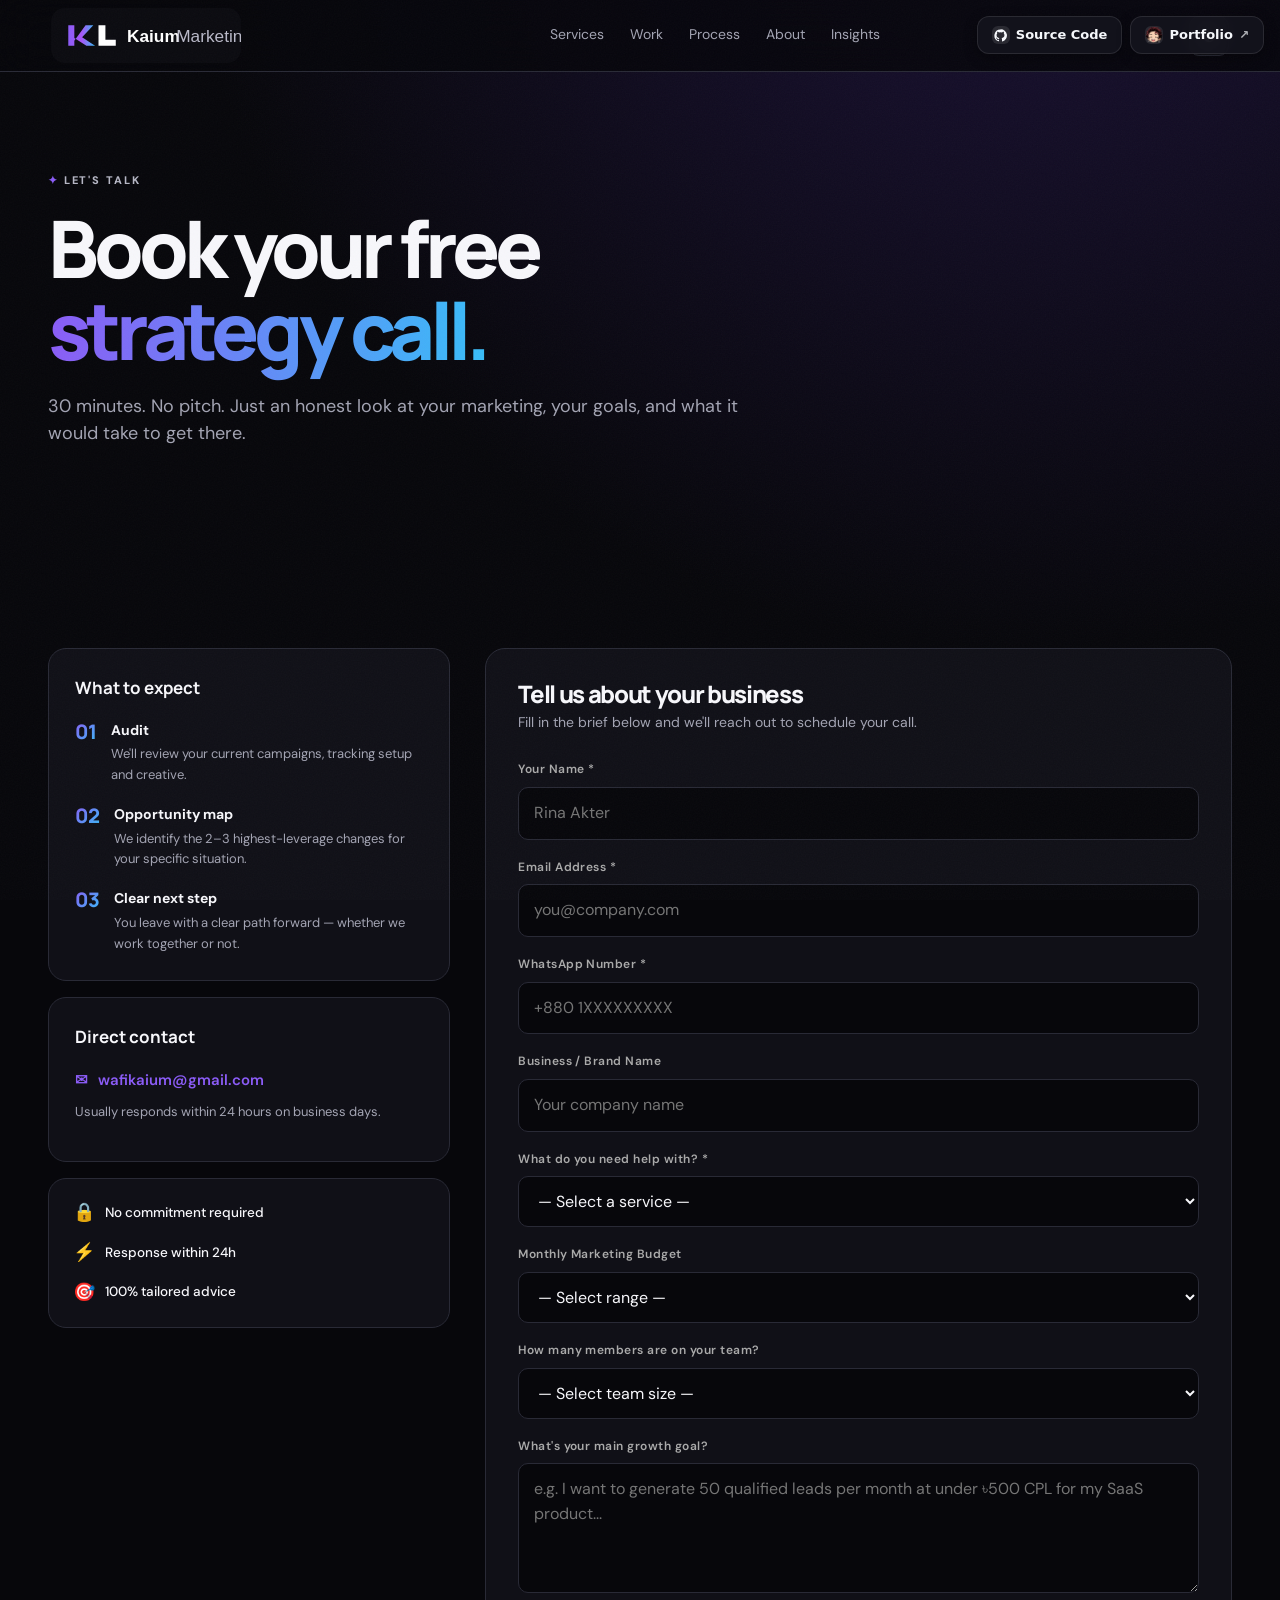
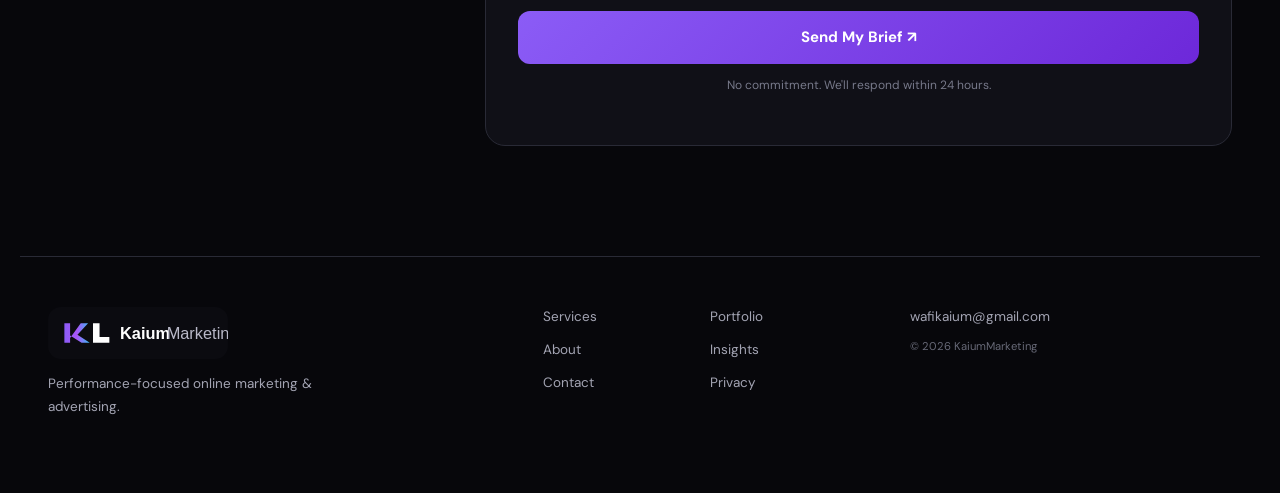
<file: contact.html>
<!doctype html>
<html lang="en">
<head>
<meta charset="utf-8">
<meta name="viewport" content="width=device-width,initial-scale=1">
<title>Contact — KaiumMarketing</title>
<meta name="description" content="Book a free strategy call with KaiumMarketing. Tell us about your business and growth goals.">
<link rel="icon" href="assets/favicon.svg">
<link rel="preconnect" href="https://fonts.googleapis.com">
<link rel="preconnect" href="https://fonts.gstatic.com" crossorigin>
<link href="https://fonts.googleapis.com/css2?family=DM+Sans:opsz,wght@9..40,400;9..40,500;9..40,600;9..40,700&family=Manrope:wght@500;600;700;800;900&display=swap" rel="stylesheet">
<link rel="stylesheet" href="css/style.css">
</head>
<body>

<!-- ========== Zieop-style corner buttons ========== -->
<style>
.corner-btn-group {
  position: fixed;
  top: 16px;
  right: 16px;
  z-index: 9999;
  display: flex;
  gap: 8px;
  font-family: Inter, system-ui, sans-serif;
}
.corner-btn {
  display: inline-flex;
  align-items: center;
  gap: 6px;
  padding: 8px 14px;
  border-radius: 12px;
  font-size: 13px;
  font-weight: 600;
  text-decoration: none;
  background: rgba(20, 20, 30, 0.85);
  backdrop-filter: blur(12px);
  -webkit-backdrop-filter: blur(12px);
  border: 1px solid rgba(255, 255, 255, 0.1);
  color: #f5f7fb;
  box-shadow: 0 4px 14px rgba(0, 0, 0, 0.3);
  transition: transform .25s ease, border-color .25s ease, background .25s ease;
}
.corner-btn:hover {
  transform: translateY(-2px);
  border-color: rgba(124, 92, 255, 0.6);
  background: rgba(40, 30, 70, 0.9);
}
.corner-btn-icon {
  width: 18px;
  height: 18px;
  flex: 0 0 18px;
  border-radius: 6px;
  background: rgba(255,255,255,0.1);
  display: inline-flex;
  align-items: center;
  justify-content: center;
  overflow: hidden;
}
.corner-btn-icon img { width: 100%; height: 100%; border-radius: 6px; object-fit: cover; }
.corner-btn-icon svg { width: 13px; height: 13px; fill: currentColor; }
.corner-btn-arrow { font-size: 12px; opacity: 0.7; }
@media (max-width: 600px) {
  .corner-btn { padding: 7px 11px; font-size: 11.5px; }
  .corner-btn-group { top: 12px; right: 12px; gap: 6px; }
}
</style>
<div class="corner-btn-group">
  <a href="https://github.com/creativeai7intellizone-hub/marketing-v7-pro" target="_blank" rel="noopener noreferrer" class="corner-btn">
    <span class="corner-btn-icon">
      <svg viewBox="0 0 24 24"><path d="M12 .7a11.3 11.3 0 0 0-3.58 22c.57.1.78-.25.78-.55v-2.1c-3.18.69-3.85-1.34-3.85-1.34-.52-1.32-1.27-1.67-1.27-1.67-1.04-.71.08-.7.08-.7 1.15.08 1.76 1.18 1.76 1.18 1.02 1.75 2.67 1.25 3.32.96.1-.74.4-1.25.72-1.54-2.54-.29-5.2-1.27-5.2-5.66 0-1.25.45-2.27 1.18-3.07-.12-.29-.51-1.45.11-3.02 0 0 .96-.31 3.12 1.17a10.8 10.8 0 0 1 5.68 0c2.16-1.48 3.12-1.17 3.12-1.17.62 1.57.23 2.73.11 3.02.73.8 1.18 1.82 1.18 3.07 0 4.4-2.67 5.36-5.21 5.64.41.36.77 1.08.77 2.18v3.24c0 .3.21.65.79.54A11.3 11.3 0 0 0 12 .7"/></svg>
    </span>
    <span>Source Code</span>
  </a>
  <a href="https://wafikaium.com" target="_blank" rel="noopener noreferrer" class="corner-btn">
    <span class="corner-btn-icon"><img src="portfolio-logo.png" alt="Portfolio"></span>
    <span>Portfolio</span>
    <span class="corner-btn-arrow">↗</span>
  </a>
</div>
<!-- ========== end corner buttons ========== -->

<div class="noise"></div>
<header class="site-header" id="siteHeader">
  <a class="brand" href="index.html"><img src="assets/logo.svg" alt="KaiumMarketing"></a>
  <nav class="desktop-nav">
    <a href="index.html#services">Services</a>
    <a href="portfolio.html">Work</a>
    <a href="index.html#process">Process</a>
    <a href="about.html">About</a>
    <a href="blog.html">Insights</a>
  </nav>
  <div class="header-actions">
    <button class="theme-btn" id="themeToggle" aria-label="Toggle theme">◐</button>
    <button class="menu-btn" id="menuBtn">☰</button>
  </div>
</header>
<div class="mobile-menu" id="mobileMenu">
  <a href="index.html#services">Services</a>
  <a href="portfolio.html">Work</a>
  <a href="index.html#process">Process</a>
  <a href="about.html">About</a>
  <a href="blog.html">Insights</a>
  <a href="contact.html">Contact</a>
</div>
<main>
<section class="section-shell page-hero">
  <div class="eyebrow reveal-up"><span>✦</span> LET'S TALK</div>
  <h1 class="reveal-up" style="animation-delay:.08s">Book your free<br><span>strategy call.</span></h1>
  <p class="reveal-up" style="animation-delay:.16s">30 minutes. No pitch. Just an honest look at your marketing, your goals, and what it would take to get there.</p>
</section>

<section class="section-shell section">
  <div class="brief">
    <!-- SIDEBAR -->
    <div class="contact-sidebar reveal-up">
      <div class="contact-info-card">
        <h3>What to expect</h3>
        <div class="contact-steps">
          <div class="contact-step"><span class="step-num">01</span><div><strong>Audit</strong><p>We'll review your current campaigns, tracking setup and creative.</p></div></div>
          <div class="contact-step"><span class="step-num">02</span><div><strong>Opportunity map</strong><p>We identify the 2–3 highest-leverage changes for your specific situation.</p></div></div>
          <div class="contact-step"><span class="step-num">03</span><div><strong>Clear next step</strong><p>You leave with a clear path forward — whether we work together or not.</p></div></div>
        </div>
      </div>
      <div class="contact-info-card" style="margin-top:16px">
        <h3>Direct contact</h3>
        <a href="mailto:wafikaium@gmail.com" class="contact-link">
          <span>✉</span> wafikaium@gmail.com
        </a>
        <p style="font-size:13px;margin-top:10px">Usually responds within 24 hours on business days.</p>
      </div>
      <div class="contact-trust reveal-up" style="animation-delay:.2s">
        <div class="trust-item"><span>🔒</span> No commitment required</div>
        <div class="trust-item"><span>⚡</span> Response within 24h</div>
        <div class="trust-item"><span>🎯</span> 100% tailored advice</div>
      </div>
    </div>

    <!-- FORM -->
    <div class="form-card reveal-up" style="animation-delay:.1s">
      <h2 style="margin:0 0 6px;font-size:24px">Tell us about your business</h2>
      <p style="margin:0 0 26px;font-size:14px">Fill in the brief below and we'll reach out to schedule your call.</p>
      <form id="leadForm" novalidate>
        <div class="field">
          <label for="name">Your Name *</label>
          <input id="name" name="name" type="text" placeholder="Rina Akter" required>
        </div>
        <div class="field">
          <label for="email">Email Address *</label>
          <input id="email" name="email" type="email" placeholder="you@company.com" required>
        </div>
        <div class="field">
          <label for="whatsapp">WhatsApp Number *</label>
          <input id="whatsapp" name="whatsapp" type="tel" inputmode="tel" autocomplete="tel" placeholder="+880 1XXXXXXXXX" required>
        </div>
        <div class="field">
          <label for="business">Business / Brand Name</label>
          <input id="business" name="business" type="text" placeholder="Your company name">
        </div>
        <div class="field">
          <label for="service">What do you need help with? *</label>
          <select id="service" name="service" required>
            <option value="">— Select a service —</option>
            <option>Meta Ads (Facebook &amp; Instagram)</option>
            <option>Google Ads (Search &amp; Display)</option>
            <option>Lead Generation</option>
            <option>Social Media Marketing</option>
            <option>Performance Marketing Strategy</option>
            <option>Creative &amp; Ad Design</option>
            <option>Full Marketing System</option>
            <option>Not sure — I need advice</option>
          </select>
        </div>
        <div class="field">
          <label for="budget">Monthly Marketing Budget</label>
          <select id="budget" name="budget">
            <option value="">— Select range —</option>
            <option>Under ৳50,000/mo</option>
            <option>৳50,000 – ৳2L/mo</option>
            <option>৳2L – ৳5L/mo</option>
            <option>৳5L+/mo</option>
            <option>Not sure yet</option>
          </select>
        </div>
        <div class="field">
          <label for="teamMembers">How many members are on your team?</label>
          <select id="teamMembers" name="teamMembers" required>
            <option value="">— Select team size —</option>
            <option>1–10 members</option>
            <option>11–50 members</option>
            <option>51–100 members</option>
            <option>101–500 members</option>
            <option>500+ members</option>
          </select>
        </div>
        <div class="field">
          <label for="goal">What's your main growth goal?</label>
          <textarea id="goal" name="goal" placeholder="e.g. I want to generate 50 qualified leads per month at under ৳500 CPL for my SaaS product..."></textarea>
        </div>
        <button class="btn btn-glow" type="submit" style="width:100%;justify-content:center">Send My Brief ↗</button>
        <p class="note" style="margin-top:12px;text-align:center">No commitment. We'll respond within 24 hours.</p>
      </form>
      <div id="formStatus" style="margin-top:18px;font-weight:600;font-size:15px"></div>
    </div>
  </div>
</section>
</main>
<footer class="footer">
  <div>
    <img src="assets/logo.svg" alt="KaiumMarketing">
    <p>Performance-focused online marketing &amp; advertising.</p>
  </div>
  <div class="footer-links">
    <a href="services.html">Services</a>
    <a href="portfolio.html">Portfolio</a>
    <a href="about.html">About</a>
    <a href="blog.html">Insights</a>
    <a href="contact.html">Contact</a>
    <a href="privacy.html">Privacy</a>
  </div>
  <div>
    <a href="mailto:wafikaium@gmail.com">wafikaium@gmail.com</a>
    <small>© 2026 KaiumMarketing</small>
  </div>
</footer>
<script src="js/app.js"></script>
<style>
.contact-sidebar { display:flex; flex-direction:column; }
.contact-info-card { background:var(--panel); border:1px solid var(--line); border-radius:18px; padding:26px; }
.contact-info-card h3 { font-size:17px; margin:0 0 18px; }
.contact-steps { display:grid; gap:18px; }
.contact-step { display:flex; gap:14px; align-items:flex-start; }
.step-num { background:linear-gradient(135deg,var(--violet),var(--blue)); -webkit-background-clip:text; background-clip:text; color:transparent; font-family:Manrope,sans-serif; font-size:20px; font-weight:900; flex-shrink:0; line-height:1.2; }
.contact-step strong { display:block; font-size:14px; margin-bottom:3px; }
.contact-step p { margin:0; font-size:13px; line-height:1.6; }
.contact-link { display:flex; align-items:center; gap:10px; color:var(--violet); font-weight:600; font-size:15px; margin-top:4px; }
.contact-link:hover { color:#a78bfa; }
.contact-trust { background:var(--panel); border:1px solid var(--line); border-radius:18px; padding:20px 24px; margin-top:16px; display:grid; gap:12px; }
.trust-item { display:flex; align-items:center; gap:10px; font-size:13.5px; font-weight:500; }
.trust-item span { font-size:18px; }
</style>
</body>
</html>
</file>
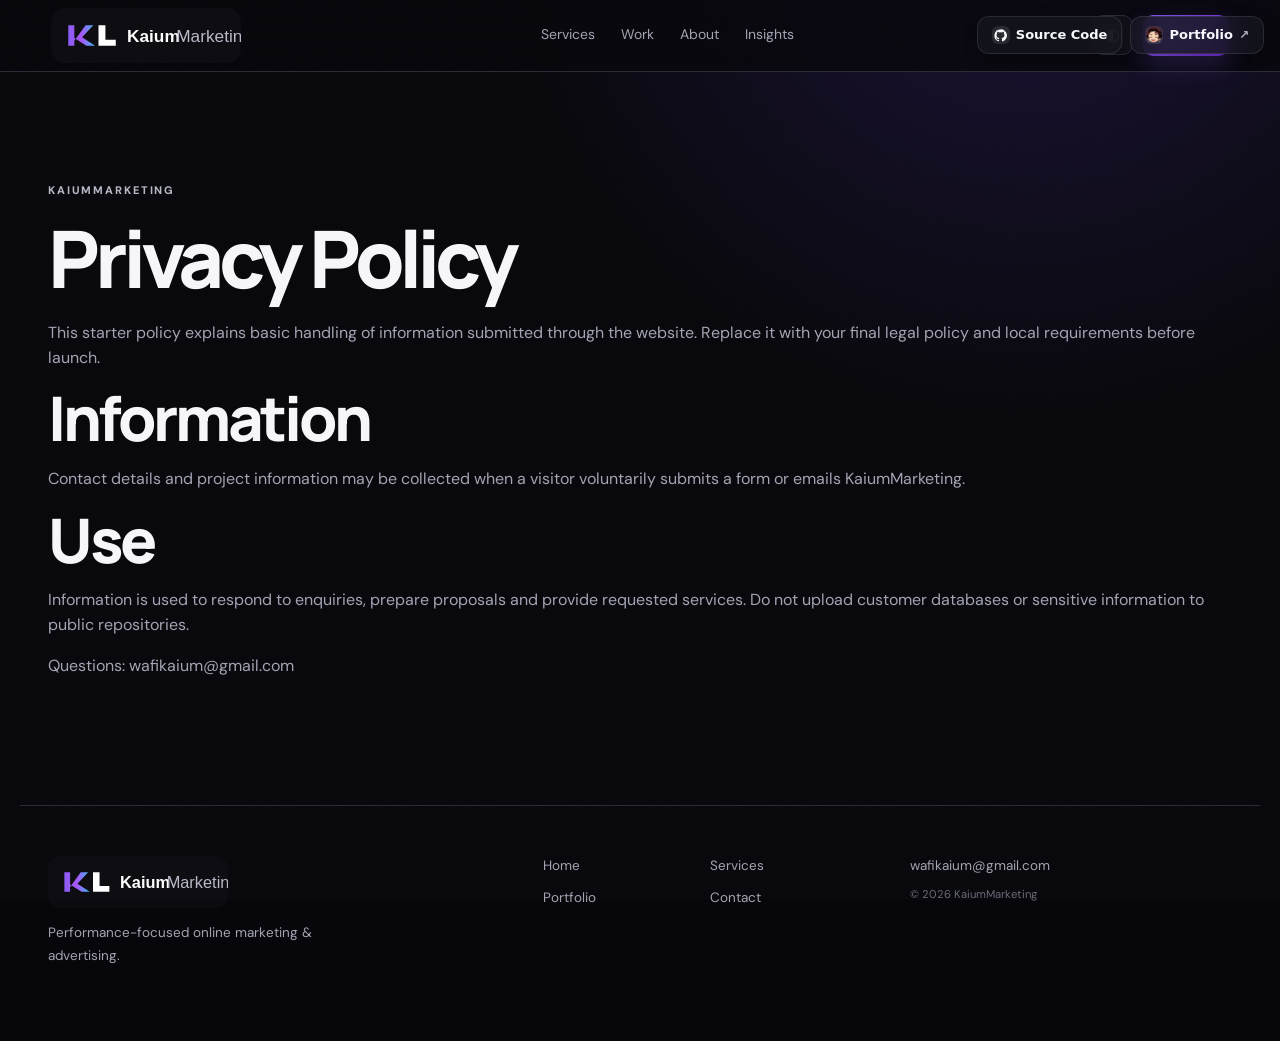
<file: privacy.html>
<!doctype html>
<html lang="en">
<head>
<meta charset="utf-8">
<meta name="viewport" content="width=device-width,initial-scale=1">
<title>Privacy Policy — KaiumMarketing</title>
<meta name="description" content="KaiumMarketing privacy policy — how contact information and project data is handled.">
<meta name="theme-color" content="#0b0b10">
<link rel="canonical" href="https://marketing.wafikaium.com/privacy.html">
<link rel="icon" href="assets/favicon.svg">
<link rel="manifest" href="manifest.webmanifest">
<meta property="og:title" content="Privacy Policy — KaiumMarketing">
<meta property="og:description" content="KaiumMarketing privacy policy.">
<meta property="og:type" content="website">
<meta property="og:url" content="https://marketing.wafikaium.com/privacy.html">
<meta property="og:image" content="https://marketing.wafikaium.com/assets/dashboard.svg">
<link rel="preconnect" href="https://fonts.googleapis.com">
<link rel="preconnect" href="https://fonts.gstatic.com" crossorigin>
<link href="https://fonts.googleapis.com/css2?family=DM+Sans:wght@400;500;600;700&family=Manrope:wght@500;600;700;800&display=swap" rel="stylesheet">
<link rel="stylesheet" href="css/style.css">
</head>
<body>

<!-- ========== Zieop-style corner buttons ========== -->
<style>
.corner-btn-group {
  position: fixed;
  top: 16px;
  right: 16px;
  z-index: 9999;
  display: flex;
  gap: 8px;
  font-family: Inter, system-ui, sans-serif;
}
.corner-btn {
  display: inline-flex;
  align-items: center;
  gap: 6px;
  padding: 8px 14px;
  border-radius: 12px;
  font-size: 13px;
  font-weight: 600;
  text-decoration: none;
  background: rgba(20, 20, 30, 0.85);
  backdrop-filter: blur(12px);
  -webkit-backdrop-filter: blur(12px);
  border: 1px solid rgba(255, 255, 255, 0.1);
  color: #f5f7fb;
  box-shadow: 0 4px 14px rgba(0, 0, 0, 0.3);
  transition: transform .25s ease, border-color .25s ease, background .25s ease;
}
.corner-btn:hover {
  transform: translateY(-2px);
  border-color: rgba(124, 92, 255, 0.6);
  background: rgba(40, 30, 70, 0.9);
}
.corner-btn-icon {
  width: 18px;
  height: 18px;
  flex: 0 0 18px;
  border-radius: 6px;
  background: rgba(255,255,255,0.1);
  display: inline-flex;
  align-items: center;
  justify-content: center;
  overflow: hidden;
}
.corner-btn-icon img { width: 100%; height: 100%; border-radius: 6px; object-fit: cover; }
.corner-btn-icon svg { width: 13px; height: 13px; fill: currentColor; }
.corner-btn-arrow { font-size: 12px; opacity: 0.7; }
@media (max-width: 600px) {
  .corner-btn { padding: 7px 11px; font-size: 11.5px; }
  .corner-btn-group { top: 12px; right: 12px; gap: 6px; }
}
</style>
<div class="corner-btn-group">
  <a href="https://github.com/creativeai7intellizone-hub/marketing-v7-pro" target="_blank" rel="noopener noreferrer" class="corner-btn">
    <span class="corner-btn-icon">
      <svg viewBox="0 0 24 24"><path d="M12 .7a11.3 11.3 0 0 0-3.58 22c.57.1.78-.25.78-.55v-2.1c-3.18.69-3.85-1.34-3.85-1.34-.52-1.32-1.27-1.67-1.27-1.67-1.04-.71.08-.7.08-.7 1.15.08 1.76 1.18 1.76 1.18 1.02 1.75 2.67 1.25 3.32.96.1-.74.4-1.25.72-1.54-2.54-.29-5.2-1.27-5.2-5.66 0-1.25.45-2.27 1.18-3.07-.12-.29-.51-1.45.11-3.02 0 0 .96-.31 3.12 1.17a10.8 10.8 0 0 1 5.68 0c2.16-1.48 3.12-1.17 3.12-1.17.62 1.57.23 2.73.11 3.02.73.8 1.18 1.82 1.18 3.07 0 4.4-2.67 5.36-5.21 5.64.41.36.77 1.08.77 2.18v3.24c0 .3.21.65.79.54A11.3 11.3 0 0 0 12 .7"/></svg>
    </span>
    <span>Source Code</span>
  </a>
  <a href="https://wafikaium.com" target="_blank" rel="noopener noreferrer" class="corner-btn">
    <span class="corner-btn-icon"><img src="portfolio-logo.png" alt="Portfolio"></span>
    <span>Portfolio</span>
    <span class="corner-btn-arrow">↗</span>
  </a>
</div>
<!-- ========== end corner buttons ========== -->

<div class="noise"></div>
<header class="site-header">
  <a class="brand" href="index.html"><img src="assets/logo.svg" alt="KaiumMarketing"></a>
  <nav class="desktop-nav">
    <a href="services.html">Services</a>
    <a href="portfolio.html">Work</a>
    <a href="about.html">About</a>
    <a href="blog.html">Insights</a>
  </nav>
  <div class="header-actions">
    <button class="theme-btn" id="themeToggle" aria-label="Toggle theme">◐</button>
    <a class="btn btn-sm" href="contact.html">Contact</a>
    <button class="menu-btn" id="menuBtn">☰</button>
  </div>
</header>
<div class="mobile-menu" id="mobileMenu">
  <a href="services.html">Services</a>
  <a href="portfolio.html">Work</a>
  <a href="about.html">About</a>
  <a href="blog.html">Insights</a>
  <a href="contact.html">Contact</a>
</div>
<main>
  <section class="section-shell section">
    <div class="eyebrow">KAIUMMARKETING</div>
    <h1>Privacy Policy</h1>
    <p>This starter policy explains basic handling of information submitted through the website. Replace it with your final legal policy and local requirements before launch.</p>
    <h2>Information</h2>
    <p>Contact details and project information may be collected when a visitor voluntarily submits a form or emails KaiumMarketing.</p>
    <h2>Use</h2>
    <p>Information is used to respond to enquiries, prepare proposals and provide requested services. Do not upload customer databases or sensitive information to public repositories.</p>
    <p>Questions: <a href="mailto:wafikaium@gmail.com">wafikaium@gmail.com</a></p>
  </section>
</main>
<footer class="footer">
  <div>
    <img src="assets/logo.svg" alt="KaiumMarketing">
    <p>Performance-focused online marketing &amp; advertising.</p>
  </div>
  <div class="footer-links">
    <a href="index.html">Home</a>
    <a href="services.html">Services</a>
    <a href="portfolio.html">Portfolio</a>
    <a href="contact.html">Contact</a>
  </div>
  <div>
    <a href="mailto:wafikaium@gmail.com">wafikaium@gmail.com</a>
    <small>© 2026 KaiumMarketing</small>
  </div>
</footer>
<script src="js/app.js"></script>
</body>
</html>
</file>
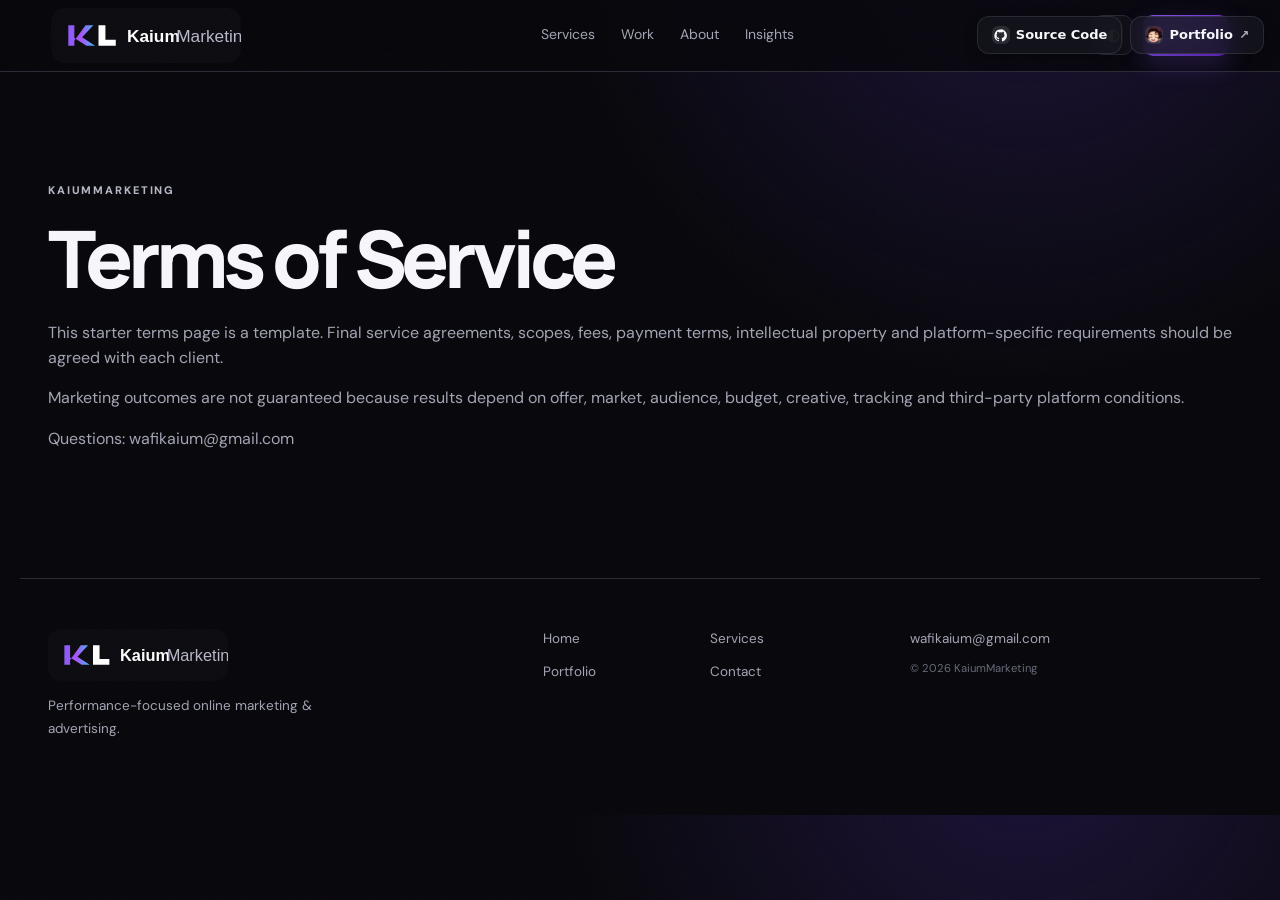
<file: terms.html>
<!doctype html>
<html lang="en">
<head>
<meta charset="utf-8">
<meta name="viewport" content="width=device-width,initial-scale=1">
<title>Terms of Service — KaiumMarketing</title>
<meta name="description" content="KaiumMarketing terms of service — the basis for service agreements with clients.">
<meta name="theme-color" content="#0b0b10">
<link rel="canonical" href="https://marketing.wafikaium.com/terms.html">
<link rel="icon" href="assets/favicon.svg">
<link rel="manifest" href="manifest.webmanifest">
<meta property="og:title" content="Terms of Service — KaiumMarketing">
<meta property="og:description" content="KaiumMarketing terms of service.">
<meta property="og:type" content="website">
<meta property="og:url" content="https://marketing.wafikaium.com/terms.html">
<meta property="og:image" content="https://marketing.wafikaium.com/assets/dashboard.svg">
<link rel="preconnect" href="https://fonts.googleapis.com">
<link rel="preconnect" href="https://fonts.gstatic.com" crossorigin>
<link href="https://fonts.googleapis.com/css2?family=DM+Sans:wght@400;500;600;700&family=Manrope:wght@500;600;700;800&display=swap" rel="stylesheet">
<link rel="stylesheet" href="css/style.css">
</head>
<body>

<!-- ========== Zieop-style corner buttons ========== -->
<style>
.corner-btn-group {
  position: fixed;
  top: 16px;
  right: 16px;
  z-index: 9999;
  display: flex;
  gap: 8px;
  font-family: Inter, system-ui, sans-serif;
}
.corner-btn {
  display: inline-flex;
  align-items: center;
  gap: 6px;
  padding: 8px 14px;
  border-radius: 12px;
  font-size: 13px;
  font-weight: 600;
  text-decoration: none;
  background: rgba(20, 20, 30, 0.85);
  backdrop-filter: blur(12px);
  -webkit-backdrop-filter: blur(12px);
  border: 1px solid rgba(255, 255, 255, 0.1);
  color: #f5f7fb;
  box-shadow: 0 4px 14px rgba(0, 0, 0, 0.3);
  transition: transform .25s ease, border-color .25s ease, background .25s ease;
}
.corner-btn:hover {
  transform: translateY(-2px);
  border-color: rgba(124, 92, 255, 0.6);
  background: rgba(40, 30, 70, 0.9);
}
.corner-btn-icon {
  width: 18px;
  height: 18px;
  flex: 0 0 18px;
  border-radius: 6px;
  background: rgba(255,255,255,0.1);
  display: inline-flex;
  align-items: center;
  justify-content: center;
  overflow: hidden;
}
.corner-btn-icon img { width: 100%; height: 100%; border-radius: 6px; object-fit: cover; }
.corner-btn-icon svg { width: 13px; height: 13px; fill: currentColor; }
.corner-btn-arrow { font-size: 12px; opacity: 0.7; }
@media (max-width: 600px) {
  .corner-btn { padding: 7px 11px; font-size: 11.5px; }
  .corner-btn-group { top: 12px; right: 12px; gap: 6px; }
}
</style>
<div class="corner-btn-group">
  <a href="https://github.com/creativeai7intellizone-hub/marketing-v7-pro" target="_blank" rel="noopener noreferrer" class="corner-btn">
    <span class="corner-btn-icon">
      <svg viewBox="0 0 24 24"><path d="M12 .7a11.3 11.3 0 0 0-3.58 22c.57.1.78-.25.78-.55v-2.1c-3.18.69-3.85-1.34-3.85-1.34-.52-1.32-1.27-1.67-1.27-1.67-1.04-.71.08-.7.08-.7 1.15.08 1.76 1.18 1.76 1.18 1.02 1.75 2.67 1.25 3.32.96.1-.74.4-1.25.72-1.54-2.54-.29-5.2-1.27-5.2-5.66 0-1.25.45-2.27 1.18-3.07-.12-.29-.51-1.45.11-3.02 0 0 .96-.31 3.12 1.17a10.8 10.8 0 0 1 5.68 0c2.16-1.48 3.12-1.17 3.12-1.17.62 1.57.23 2.73.11 3.02.73.8 1.18 1.82 1.18 3.07 0 4.4-2.67 5.36-5.21 5.64.41.36.77 1.08.77 2.18v3.24c0 .3.21.65.79.54A11.3 11.3 0 0 0 12 .7"/></svg>
    </span>
    <span>Source Code</span>
  </a>
  <a href="https://wafikaium.com" target="_blank" rel="noopener noreferrer" class="corner-btn">
    <span class="corner-btn-icon"><img src="portfolio-logo.png" alt="Portfolio"></span>
    <span>Portfolio</span>
    <span class="corner-btn-arrow">↗</span>
  </a>
</div>
<!-- ========== end corner buttons ========== -->

<div class="noise"></div>
<header class="site-header">
  <a class="brand" href="index.html"><img src="assets/logo.svg" alt="KaiumMarketing"></a>
  <nav class="desktop-nav">
    <a href="services.html">Services</a>
    <a href="portfolio.html">Work</a>
    <a href="about.html">About</a>
    <a href="blog.html">Insights</a>
  </nav>
  <div class="header-actions">
    <button class="theme-btn" id="themeToggle" aria-label="Toggle theme">◐</button>
    <a class="btn btn-sm" href="contact.html">Contact</a>
    <button class="menu-btn" id="menuBtn">☰</button>
  </div>
</header>
<div class="mobile-menu" id="mobileMenu">
  <a href="services.html">Services</a>
  <a href="portfolio.html">Work</a>
  <a href="about.html">About</a>
  <a href="blog.html">Insights</a>
  <a href="contact.html">Contact</a>
</div>
<main>
  <section class="section-shell section">
    <div class="eyebrow">KAIUMMARKETING</div>
    <h1>Terms of Service</h1>
    <p>This starter terms page is a template. Final service agreements, scopes, fees, payment terms, intellectual property and platform-specific requirements should be agreed with each client.</p>
    <p>Marketing outcomes are not guaranteed because results depend on offer, market, audience, budget, creative, tracking and third-party platform conditions.</p>
    <p>Questions: <a href="mailto:wafikaium@gmail.com">wafikaium@gmail.com</a></p>
  </section>
</main>
<footer class="footer">
  <div>
    <img src="assets/logo.svg" alt="KaiumMarketing">
    <p>Performance-focused online marketing &amp; advertising.</p>
  </div>
  <div class="footer-links">
    <a href="index.html">Home</a>
    <a href="services.html">Services</a>
    <a href="portfolio.html">Portfolio</a>
    <a href="contact.html">Contact</a>
  </div>
  <div>
    <a href="mailto:wafikaium@gmail.com">wafikaium@gmail.com</a>
    <small>© 2026 KaiumMarketing</small>
  </div>
</footer>
<script src="js/app.js"></script>
</body>
</html>
</file>
<file: css/style.css>
/* ══════════════════════════════════════
   KaiumMarketing V7 PRO — Global Styles
   ══════════════════════════════════════ */

:root {
  --bg: #07070b;
  --panel: #101017;
  --panel2: #15151f;
  --text: #f7f7fb;
  --muted: #a3a4b3;
  --line: #292a36;
  --violet: #8b5cf6;
  --blue: #38bdf8;
  --pink: #ec4899;
  --green: #22c55e;
  --max: 1240px;
  --radius: 16px;
  --shadow-glow: 0 0 40px rgba(139,92,246,.18);
  --transition: .25s cubic-bezier(.4,0,.2,1);
}
:root.light {
  --bg: #f7f7fa;
  --panel: #fff;
  --panel2: #f1f1f6;
  --text: #111118;
  --muted: #626375;
  --line: #dedee8;
}

/* ── Reset ── */
*,*::before,*::after { box-sizing: border-box }
html { scroll-behavior: smooth }
body {
  margin: 0;
  background: radial-gradient(circle at 80% -10%, #1c1238 0, transparent 34%), var(--bg);
  color: var(--text);
  font-family: "DM Sans", sans-serif;
  line-height: 1.55;
  -webkit-font-smoothing: antialiased;
}
a { color: inherit; text-decoration: none }
button { font: inherit; cursor: pointer }
img { max-width: 100%; display: block }

/* ── Noise overlay ── */
.noise {
  pointer-events: none;
  position: fixed;
  inset: 0;
  opacity: .032;
  background-image: url("data:image/svg+xml,%3Csvg xmlns='http://www.w3.org/2000/svg' width='200' height='200'%3E%3Cfilter id='n'%3E%3CfeTurbulence type='fractalNoise' baseFrequency='.75' numOctaves='4' stitchTiles='stitch'/%3E%3C/filter%3E%3Crect width='100%25' height='100%25' filter='url(%23n)'/%3E%3C/svg%3E");
  z-index: 100;
}

/* ══════════════════════════════════════
   TYPOGRAPHY
   ══════════════════════════════════════ */
h1, h2, h3 { font-family: Manrope, sans-serif; }
h1 {
  font-size: clamp(44px, 6.2vw, 82px);
  line-height: 1.03;
  letter-spacing: -.065em;
  margin: 18px 0 22px;
  font-weight: 900;
}
h2 {
  font-size: clamp(34px, 4.8vw, 62px);
  line-height: 1.05;
  letter-spacing: -.055em;
  margin: 14px 0 0;
  font-weight: 800;
}
h3 { font-weight: 700; }
p { color: var(--muted); }

.gradient-text {
  background: linear-gradient(90deg, var(--violet) 0%, var(--blue) 50%, var(--pink) 100%);
  background-size: 200% auto;
  -webkit-background-clip: text;
  background-clip: text;
  color: transparent;
  animation: gradientShift 4s ease infinite;
}
@keyframes gradientShift {
  0% { background-position: 0% 50% }
  50% { background-position: 100% 50% }
  100% { background-position: 0% 50% }
}
h1 span, h2 span { background: linear-gradient(90deg, var(--violet), var(--blue)); -webkit-background-clip: text; background-clip: text; color: transparent; }

.eyebrow {
  font-size: 11px;
  letter-spacing: .17em;
  color: #b6b7c5;
  font-weight: 800;
  text-transform: uppercase;
}
.eyebrow span { color: var(--violet) }

/* ══════════════════════════════════════
   LAYOUT UTILITIES
   ══════════════════════════════════════ */
.section-shell { max-width: var(--max); margin: auto; padding-left: 28px; padding-right: 28px; }
.section { padding-top: 110px; padding-bottom: 110px; }
.center { text-align: center; margin-top: 30px; }
.section-head {
  display: grid;
  grid-template-columns: 1.2fr .8fr;
  gap: 50px;
  align-items: end;
  margin-bottom: 48px;
}
.section-head > p { max-width: 430px; }

/* ══════════════════════════════════════
   SCROLL REVEAL ANIMATIONS
   ══════════════════════════════════════ */
.reveal-up {
  opacity: 0;
  transform: translateY(32px);
  transition: opacity .65s cubic-bezier(.4,0,.2,1), transform .65s cubic-bezier(.4,0,.2,1);
}
.reveal-up.visible {
  opacity: 1;
  transform: translateY(0);
}

/* ══════════════════════════════════════
   HEADER
   ══════════════════════════════════════ */
.site-header {
  height: 72px;
  display: flex;
  align-items: center;
  justify-content: space-between;
  padding: 0 4vw;
  border-bottom: 1px solid var(--line);
  position: sticky;
  top: 0;
  background: rgba(7,7,11,.85);
  backdrop-filter: blur(20px);
  -webkit-backdrop-filter: blur(20px);
  z-index: 90;
  transition: box-shadow .3s;
}
.site-header.scrolled { box-shadow: 0 4px 30px rgba(0,0,0,.35); }
.light .site-header { background: rgba(247,247,250,.88); }
.brand img { width: 190px; display: block; }
.desktop-nav { display: flex; gap: 26px; font-size: 14px; color: var(--muted); }
.desktop-nav a { transition: color var(--transition); position: relative; padding-bottom: 2px; }
.desktop-nav a::after {
  content: '';
  position: absolute;
  bottom: -2px;
  left: 0;
  width: 0;
  height: 1.5px;
  background: var(--violet);
  transition: width var(--transition);
}
.desktop-nav a:hover { color: var(--text); }
.desktop-nav a:hover::after { width: 100%; }
.header-actions { display: flex; align-items: center; gap: 10px; }
.theme-btn, .menu-btn {
  border: 1px solid var(--line);
  background: var(--panel);
  color: var(--text);
  border-radius: 10px;
  width: 40px;
  height: 40px;
  display: grid;
  place-items: center;
  transition: background var(--transition), border-color var(--transition);
}
.theme-btn:hover, .menu-btn:hover { background: var(--panel2); border-color: #545568; }
.menu-btn { display: none; }

/* ══════════════════════════════════════
   BUTTONS
   ══════════════════════════════════════ */
.btn {
  display: inline-flex;
  align-items: center;
  gap: 10px;
  background: linear-gradient(135deg, var(--violet), #6d28d9);
  color: #fff;
  border: 0;
  padding: 15px 22px;
  border-radius: 12px;
  font-weight: 700;
  font-size: 15px;
  transition: transform var(--transition), box-shadow var(--transition);
  box-shadow: 0 8px 24px rgba(139,92,246,.25);
}
.btn:hover { transform: translateY(-3px); box-shadow: 0 16px 36px rgba(139,92,246,.35); }
.btn-sm { padding: 10px 16px; border-radius: 10px; font-size: 13px; }
.btn-glow { box-shadow: 0 0 0 0 rgba(139,92,246,.5); animation: glowPulse 3s ease infinite; }
@keyframes glowPulse {
  0%, 100% { box-shadow: 0 8px 24px rgba(139,92,246,.25), 0 0 0 0 rgba(139,92,246,.4); }
  50% { box-shadow: 0 8px 24px rgba(139,92,246,.35), 0 0 20px 4px rgba(139,92,246,.15); }
}
.btn-white {
  background: #fff;
  color: #111;
}
.btn-white:hover { background: #f0f0ff; }
.ghost-btn {
  display: inline-flex;
  gap: 10px;
  align-items: center;
  border: 1px solid var(--line);
  padding: 14px 20px;
  border-radius: 12px;
  color: var(--text);
  background: rgba(255,255,255,.03);
  font-weight: 500;
  transition: border-color var(--transition), background var(--transition), transform var(--transition);
}
.ghost-btn:hover { border-color: #6d28d9; background: rgba(139,92,246,.06); transform: translateY(-2px); }

/* ══════════════════════════════════════
   HERO
   ══════════════════════════════════════ */
.hero {
  min-height: calc(100vh - 72px);
  display: grid;
  grid-template-columns: 1fr 1.08fr;
  gap: 55px;
  align-items: center;
  padding-top: 80px;
  padding-bottom: 90px;
}
.hero-copy > p { font-size: 18px; max-width: 580px; line-height: 1.65; }
.hero-actions { display: flex; gap: 14px; align-items: center; margin: 31px 0; flex-wrap: wrap; }
.trust-row {
  display: flex;
  gap: 20px;
  flex-wrap: wrap;
  color: #77798a;
  font-size: 12.5px;
}
.trust-row span { display: flex; align-items: center; gap: 5px; }

/* Hero art */
.hero-art { position: relative; }
.hero-img-wrap {
  position: relative;
  border-radius: 22px;
  overflow: hidden;
  box-shadow: 0 40px 90px rgba(0,0,0,.55);
  border: 1px solid var(--line);
}
.hero-img-wrap img {
  width: 100%;
  aspect-ratio: 16/10;
  object-fit: cover;
  display: block;
}
.img-overlay {
  position: absolute;
  inset: 0;
  background: linear-gradient(135deg, rgba(139,92,246,.12) 0%, transparent 60%);
  pointer-events: none;
}

/* Orbs */
.orb {
  position: absolute;
  border-radius: 50%;
  filter: blur(24px);
  pointer-events: none;
  animation: orbFloat 7s ease-in-out infinite;
}
.orb-a { width: 140px; height: 140px; background: var(--violet); opacity: .28; top: -35px; right: 4%; animation-delay: 0s; }
.orb-b { width: 120px; height: 120px; background: var(--blue); opacity: .22; bottom: -30px; left: -25px; animation-delay: 2.5s; }
.orb-c { width: 80px; height: 80px; background: var(--pink); opacity: .18; top: 40%; right: -20px; animation-delay: 5s; }
@keyframes orbFloat {
  0%, 100% { transform: translateY(0) scale(1); }
  50% { transform: translateY(-18px) scale(1.08); }
}

/* Floating cards */
.float-card {
  position: absolute;
  padding: 12px 16px;
  background: rgba(8,8,14,.9);
  border: 1px solid rgba(255,255,255,.1);
  border-radius: 14px;
  box-shadow: 0 20px 50px rgba(0,0,0,.4);
  backdrop-filter: blur(10px);
  -webkit-backdrop-filter: blur(10px);
  animation: floatBob 4s ease-in-out infinite;
}
.float-card--top {
  display: flex;
  align-items: center;
  gap: 12px;
  top: -18px;
  left: -24px;
}
.float-card--bottom {
  right: -18px;
  bottom: 20px;
}
.float-card--top .float-icon { font-size: 22px; }
.float-card small { display: block; color: #77798a; font-size: 9px; letter-spacing: .12em; text-transform: uppercase; margin-bottom: 2px; }
.float-card strong { font-size: 13px; display: block; }
.float-card .trend { display: block; font-size: 11px; color: var(--green); margin-top: 2px; }
.float-card--bottom strong { font-size: 11.5px; }
@keyframes floatBob {
  0%, 100% { transform: translateY(0); }
  50% { transform: translateY(-8px); }
}

/* ══════════════════════════════════════
   LOGO STRIP
   ══════════════════════════════════════ */
.logo-strip {
  border-top: 1px solid var(--line);
  border-bottom: 1px solid var(--line);
  background: rgba(255,255,255,.012);
}
.strip-inner {
  display: flex;
  gap: 24px;
  align-items: center;
  justify-content: space-between;
  padding: 20px 0;
  color: #77798a;
  font-size: 11px;
  flex-wrap: wrap;
  overflow: hidden;
}
.strip-inner b { font-size: 12px; color: #9fa0ae; letter-spacing: .08em; }

/* ══════════════════════════════════════
   STATS
   ══════════════════════════════════════ */
.stats-section {
  padding-top: 70px;
  padding-bottom: 70px;
}
.stats-grid {
  display: grid;
  grid-template-columns: repeat(4, 1fr);
  gap: 1px;
  border: 1px solid var(--line);
  border-radius: 20px;
  overflow: hidden;
  background: var(--line);
}
.stat-card {
  background: var(--panel);
  padding: 36px 28px;
  text-align: center;
  transition: background var(--transition);
}
.stat-card:hover { background: var(--panel2); }
.stat-number {
  font-family: Manrope, sans-serif;
  font-size: clamp(36px, 4vw, 56px);
  font-weight: 900;
  background: linear-gradient(135deg, var(--violet), var(--blue));
  -webkit-background-clip: text;
  background-clip: text;
  color: transparent;
  display: inline-block;
  line-height: 1;
}
.stat-plus {
  font-family: Manrope, sans-serif;
  font-size: clamp(28px, 3vw, 40px);
  font-weight: 900;
  background: linear-gradient(135deg, var(--violet), var(--blue));
  -webkit-background-clip: text;
  background-clip: text;
  color: transparent;
  display: inline-block;
}
.stat-label { color: var(--muted); font-size: 13px; margin-top: 8px; font-weight: 500; }

/* ══════════════════════════════════════
   SERVICE CARDS
   ══════════════════════════════════════ */
.service-grid {
  display: grid;
  grid-template-columns: repeat(3, 1fr);
  gap: 14px;
}
.service-card {
  padding: 28px;
  border: 1px solid var(--line);
  background: linear-gradient(145deg, rgba(255,255,255,.025), transparent);
  border-radius: 18px;
  min-height: 230px;
  transition: transform var(--transition), border-color var(--transition), box-shadow var(--transition);
  position: relative;
  overflow: hidden;
}
.service-card::before {
  content: '';
  position: absolute;
  inset: 0;
  background: linear-gradient(135deg, rgba(139,92,246,.04), transparent);
  opacity: 0;
  transition: opacity var(--transition);
}
.service-card:hover { transform: translateY(-5px); border-color: rgba(139,92,246,.4); box-shadow: 0 20px 40px rgba(0,0,0,.2), var(--shadow-glow); }
.service-card:hover::before { opacity: 1; }
.service-icon {
  font-size: 20px;
  color: #fff;
  width: 44px;
  height: 44px;
  border-radius: 12px;
  display: grid;
  place-items: center;
  background: linear-gradient(135deg, var(--violet), var(--blue));
  box-shadow: 0 8px 20px rgba(139,92,246,.2);
}
.service-card h3 { font-size: 19px; margin: 24px 0 6px; }
.service-card small { color: #77798a; font-size: 12px; }
.service-card p { font-size: 14px; line-height: 1.6; }

/* ══════════════════════════════════════
   FEATURE PANEL
   ══════════════════════════════════════ */
.feature-panel {
  display: grid;
  grid-template-columns: .88fr 1.12fr;
  gap: 60px;
  align-items: center;
  border: 1px solid var(--line);
  border-radius: 28px;
  background: linear-gradient(135deg, rgba(139,92,246,.07), rgba(56,189,248,.025));
  overflow: hidden;
  padding: 70px 60px;
}
.feature-copy { position: relative; z-index: 1; }
.feature-copy > p { font-size: 16px; line-height: 1.7; max-width: 480px; }
.check-list { display: grid; gap: 11px; margin-top: 24px; color: #d5d5df; font-size: 14.5px; }
.check-list span { display: flex; align-items: center; gap: 8px; }

.mini-dashboard { position: relative; }
.dashboard-img-wrap {
  position: relative;
  border-radius: 18px;
  overflow: hidden;
  box-shadow: 0 30px 70px rgba(0,0,0,.45);
  border: 1px solid var(--line);
}
.dashboard-img-wrap img { width: 100%; display: block; aspect-ratio: 4/3; object-fit: cover; }
.dashboard-badge {
  position: absolute;
  bottom: 16px;
  left: 16px;
  display: flex;
  align-items: center;
  gap: 10px;
  background: rgba(8,8,14,.9);
  border: 1px solid rgba(255,255,255,.1);
  border-radius: 12px;
  padding: 10px 14px;
  backdrop-filter: blur(8px);
}
.dashboard-badge span { font-size: 22px; }
.dashboard-badge small { display: block; color: #77798a; font-size: 9px; letter-spacing: .1em; text-transform: uppercase; }
.dashboard-badge strong { font-size: 12px; display: block; margin-top: 1px; }

/* ══════════════════════════════════════
   PORTFOLIO
   ══════════════════════════════════════ */
.portfolio-grid { display: grid; grid-template-columns: repeat(2, 1fr); gap: 18px; }
.work-card {
  border: 1px solid var(--line);
  border-radius: 20px;
  overflow: hidden;
  background: var(--panel);
  transition: transform var(--transition), box-shadow var(--transition);
}
.work-card:hover { transform: translateY(-5px); box-shadow: 0 24px 50px rgba(0,0,0,.25); }
.work-card-img {
  position: relative;
  overflow: hidden;
}
.work-card img {
  display: block;
  width: 100%;
  aspect-ratio: 760/470;
  object-fit: cover;
  transition: transform .5s cubic-bezier(.4,0,.2,1);
}
.work-card:hover img { transform: scale(1.04); }
.work-card-img::after {
  content: '';
  position: absolute;
  inset: 0;
  background: linear-gradient(to top, rgba(5,5,10,.6) 0%, transparent 60%);
  pointer-events: none;
}
.work-body { padding: 22px; }
.work-body small { color: #a9a9b7; font-size: 11.5px; letter-spacing: .06em; }
.work-body h3 { margin: 8px 0 6px; font-size: 22px; }
.metric-label {
  display: inline-block;
  margin-top: 12px;
  padding: 6px 12px;
  border: 1px solid rgba(139,92,246,.3);
  border-radius: 8px;
  font-size: 11px;
  color: #a88fff;
  letter-spacing: .1em;
  background: rgba(139,92,246,.06);
  font-weight: 600;
}

/* ══════════════════════════════════════
   PROCESS
   ══════════════════════════════════════ */
.process { background: linear-gradient(180deg, transparent, rgba(139,92,246,.035), transparent); }
.process-grid {
  display: grid;
  grid-template-columns: repeat(4, 1fr);
  margin-top: 52px;
  gap: 0;
}
.process-grid article {
  padding: 28px 22px 16px 0;
  border-top: 2px solid var(--line);
  position: relative;
  transition: border-color var(--transition);
}
.process-grid article:hover { border-color: var(--violet); }
.process-grid article:hover .process-icon { transform: translateY(-4px); }
.process-icon { font-size: 24px; margin-bottom: 12px; transition: transform var(--transition); }
.process-grid b { color: var(--violet); font-size: 13px; font-family: Manrope, sans-serif; }
.process-grid h3 { font-size: 21px; margin: 6px 0 8px; }
.process-grid p { font-size: 14px; line-height: 1.65; }

/* ══════════════════════════════════════
   TESTIMONIALS
   ══════════════════════════════════════ */
.testimonials-section { background: linear-gradient(180deg, transparent, rgba(56,189,248,.018), transparent); }
.testimonials-grid {
  display: grid;
  grid-template-columns: repeat(3, 1fr);
  gap: 16px;
}
.testimonial-card {
  background: var(--panel);
  border: 1px solid var(--line);
  border-radius: 20px;
  padding: 28px;
  transition: transform var(--transition), border-color var(--transition), box-shadow var(--transition);
  position: relative;
  overflow: hidden;
}
.testimonial-card::before {
  content: '"';
  position: absolute;
  top: 12px;
  right: 20px;
  font-size: 80px;
  font-family: Georgia, serif;
  color: rgba(139,92,246,.08);
  line-height: 1;
  pointer-events: none;
}
.testimonial-card:hover { transform: translateY(-5px); border-color: rgba(139,92,246,.35); box-shadow: 0 20px 40px rgba(0,0,0,.2); }
.testimonial-stars { color: #f59e0b; font-size: 15px; letter-spacing: 2px; margin-bottom: 14px; }
.testimonial-card > p { font-size: 14.5px; line-height: 1.7; color: #c8c9d8; margin: 0 0 20px; }
.testimonial-author { display: flex; align-items: center; gap: 12px; padding-top: 16px; border-top: 1px solid var(--line); }
.testimonial-author img { width: 42px; height: 42px; border-radius: 50%; object-fit: cover; border: 2px solid rgba(139,92,246,.3); }
.testimonial-author strong { display: block; font-size: 14px; font-weight: 600; }
.testimonial-author small { color: var(--muted); font-size: 12px; }

/* ══════════════════════════════════════
   VIDEO CTA SECTION
   ══════════════════════════════════════ */
.video-cta-section { padding-top: 0; padding-bottom: 0; }
.video-cta-inner {
  position: relative;
  border-radius: 28px;
  overflow: hidden;
  min-height: 420px;
  display: flex;
  align-items: center;
  justify-content: center;
  text-align: center;
}
.video-bg-image {
  position: absolute;
  inset: 0;
  background-size: cover;
  background-position: center;
  filter: brightness(.6);
  transition: transform 8s ease;
  transform: scale(1.05);
}
.video-cta-inner:hover .video-bg-image { transform: scale(1); }
.video-cta-overlay {
  position: absolute;
  inset: 0;
  background: linear-gradient(135deg, rgba(139,92,246,.55) 0%, rgba(56,189,248,.25) 100%);
}
.video-cta-content {
  position: relative;
  z-index: 1;
  padding: 60px 40px;
}
.video-cta-content h2 { font-size: clamp(30px, 4vw, 54px); color: #fff; }
.video-cta-content h2 span {
  background: linear-gradient(90deg, #c4b5fd, #7dd3fc);
  -webkit-background-clip: text;
  background-clip: text;
  color: transparent;
}

/* ══════════════════════════════════════
   FAQ
   ══════════════════════════════════════ */
.faq details { border-top: 1px solid var(--line); padding: 22px 0; }
.faq details:last-child { border-bottom: 1px solid var(--line); }
summary { cursor: pointer; font-weight: 700; font-size: 17px; list-style: none; display: flex; align-items: center; justify-content: space-between; }
summary::after { content: '+'; font-size: 22px; color: var(--violet); transition: transform .25s; flex-shrink: 0; }
details[open] summary::after { transform: rotate(45deg); }
.faq details p { max-width: 760px; margin-top: 14px; font-size: 15px; line-height: 1.7; }

/* ══════════════════════════════════════
   QUOTE / CTA PANELS
   ══════════════════════════════════════ */
.quote-panel {
  display: flex;
  align-items: center;
  justify-content: space-between;
  gap: 40px;
  padding-top: 75px;
  padding-bottom: 75px;
  border-top: 1px solid var(--line);
  border-bottom: 1px solid var(--line);
}
.quote-panel > div { max-width: 780px; }
.cta { text-align: center; padding-top: 130px; padding-bottom: 130px; }
.cta p { max-width: 600px; margin: 22px auto 32px; font-size: 17px; }

/* ══════════════════════════════════════
   FOOTER
   ══════════════════════════════════════ */
.footer {
  max-width: var(--max);
  margin: auto;
  padding: 50px 28px 60px;
  border-top: 1px solid var(--line);
  display: grid;
  grid-template-columns: 1.4fr 1fr 1fr;
  gap: 44px;
}
.footer img { width: 180px; margin-bottom: 14px; }
.footer > div > p { max-width: 320px; font-size: 13.5px; line-height: 1.7; }
.footer-social { display: flex; gap: 10px; margin-top: 16px; }
.footer-social a {
  width: 34px;
  height: 34px;
  border: 1px solid var(--line);
  border-radius: 8px;
  display: grid;
  place-items: center;
  font-size: 12px;
  font-weight: 700;
  color: var(--muted);
  transition: border-color var(--transition), color var(--transition), background var(--transition);
}
.footer-social a:hover { border-color: var(--violet); color: var(--violet); background: rgba(139,92,246,.08); }
.footer-links { display: grid; grid-template-columns: 1fr 1fr; gap: 12px; align-content: start; color: var(--muted); font-size: 13.5px; }
.footer-links a { transition: color var(--transition); }
.footer-links a:hover { color: var(--text); }
.footer > div:last-child { display: grid; align-content: start; gap: 10px; font-size: 13.5px; }
.footer small { color: #676977; }
.footer > div:last-child a { color: var(--muted); }
.footer > div:last-child a:hover { color: var(--text); }

/* ══════════════════════════════════════
   MOBILE MENU
   ══════════════════════════════════════ */
.mobile-menu {
  position: fixed;
  top: 72px;
  left: 0;
  right: 0;
  z-index: 88;
  background: var(--bg);
  border-bottom: 1px solid var(--line);
  padding: 20px 28px;
  display: none;
  backdrop-filter: blur(16px);
  -webkit-backdrop-filter: blur(16px);
}
.mobile-menu.open { display: grid; gap: 16px; animation: slideDown .2s ease; }
@keyframes slideDown { from { opacity:0; transform:translateY(-10px); } to { opacity:1; transform:translateY(0); } }
.mobile-menu a { padding: 10px 0; font-weight: 600; border-bottom: 1px solid var(--line); }
.mobile-menu a:last-child { border-bottom: 0; }

/* ══════════════════════════════════════
   PAGE HERO (inner pages)
   ══════════════════════════════════════ */
.page-hero { padding-top: 100px; padding-bottom: 72px; }
.page-hero h1 { max-width: 900px; }
.page-hero > p, .page-hero p { max-width: 700px; font-size: 18px; }

/* ══════════════════════════════════════
   INNER PAGE GRIDS
   ══════════════════════════════════════ */
.list-grid { display: grid; grid-template-columns: repeat(3, 1fr); gap: 14px; }
.list-card {
  border: 1px solid var(--line);
  border-radius: 18px;
  padding: 28px;
  background: var(--panel);
  transition: transform var(--transition), border-color var(--transition);
}
.list-card:hover { transform: translateY(-4px); border-color: rgba(139,92,246,.35); }
.list-card ul { padding-left: 18px; color: var(--muted); line-height: 1.8; }
.brief { display: grid; grid-template-columns: .7fr 1.3fr; gap: 35px; }
.form-card {
  background: var(--panel);
  border: 1px solid var(--line);
  border-radius: 20px;
  padding: 32px;
}
.field { display: grid; gap: 8px; margin-bottom: 18px; }
.field label { font-size: 12px; color: #aaa; font-weight: 600; letter-spacing: .04em; }
.field input, .field textarea, .field select {
  width: 100%;
  background: var(--bg);
  border: 1px solid var(--line);
  color: var(--text);
  border-radius: 10px;
  padding: 13px 15px;
  font: inherit;
  transition: border-color var(--transition), box-shadow var(--transition);
}
.field input:focus, .field textarea:focus, .field select:focus {
  outline: none;
  border-color: rgba(139,92,246,.5);
  box-shadow: 0 0 0 3px rgba(139,92,246,.12);
}
.field textarea { min-height: 130px; resize: vertical; }
.note { font-size: 12px; color: #77798a; }

/* ══════════════════════════════════════
   LIGHT THEME OVERRIDES
   ══════════════════════════════════════ */
.light body { background: #f7f7fa; }
.light .service-card, .light .work-card, .light .list-card, .light .form-card, .light .stat-card, .light .testimonial-card {
  background: #fff;
}
.light .hero-img-wrap { box-shadow: 0 30px 70px rgba(20,20,30,.12); }
.light .float-card { background: rgba(255,255,255,.95); color: #111; }

/* ══════════════════════════════════════
   RESPONSIVE
   ══════════════════════════════════════ */
@media (max-width: 980px) {
  .desktop-nav { display: none; }
  .menu-btn { display: grid; }
  .hero { grid-template-columns: 1fr; padding-top: 60px; }
  .hero-art { max-width: 680px; margin: 0 auto; }
  .float-card--top { top: -12px; left: -12px; }
  .float-card--bottom { right: -8px; bottom: 14px; }
  .section-head { grid-template-columns: 1fr; }
  .feature-panel { grid-template-columns: 1fr; padding: 50px 40px; }
  .service-grid { grid-template-columns: repeat(2, 1fr); }
  .process-grid { grid-template-columns: repeat(2, 1fr); gap: 28px; }
  .testimonials-grid { grid-template-columns: 1fr; }
  .stats-grid { grid-template-columns: repeat(2, 1fr); }
  .list-grid { grid-template-columns: repeat(2, 1fr); }
  .footer { grid-template-columns: 1fr 1fr; }
  .strip-inner { flex-wrap: wrap; justify-content: center; gap: 12px; }
  .brief { grid-template-columns: 1fr; }
  .portfolio-grid { grid-template-columns: 1fr; max-width: 680px; margin: 0 auto; }
}

@media (max-width: 650px) {
  .site-header { padding: 0 18px; }
  .brand img { width: 160px; }
  .header-actions .btn { display: none; }
  .section-shell { padding-left: 18px; padding-right: 18px; }
  .hero { padding-top: 45px; padding-bottom: 60px; }
  .hero-actions { flex-direction: column; align-items: flex-start; }
  .trust-row { flex-direction: column; gap: 8px; }
  .float-card--top { display: none; }
  .float-card--bottom { right: 0; bottom: 10px; font-size: 11px; }
  .section { padding-top: 75px; padding-bottom: 75px; }
  .service-grid, .list-grid { grid-template-columns: 1fr; }
  .process-grid { grid-template-columns: 1fr; }
  .stats-grid { grid-template-columns: 1fr 1fr; }
  .footer { grid-template-columns: 1fr; }
  .footer-links { grid-template-columns: 1fr 1fr; }
  .page-hero { padding-top: 65px; }
  .cta { padding-top: 90px; padding-bottom: 90px; }
  .quote-panel { display: block; }
  .quote-panel .btn { margin-top: 25px; }
  .feature-panel { padding: 36px 24px; }
  .video-cta-content { padding: 48px 24px; }
  .mobile-menu { padding: 16px 18px; }
}
</file>
